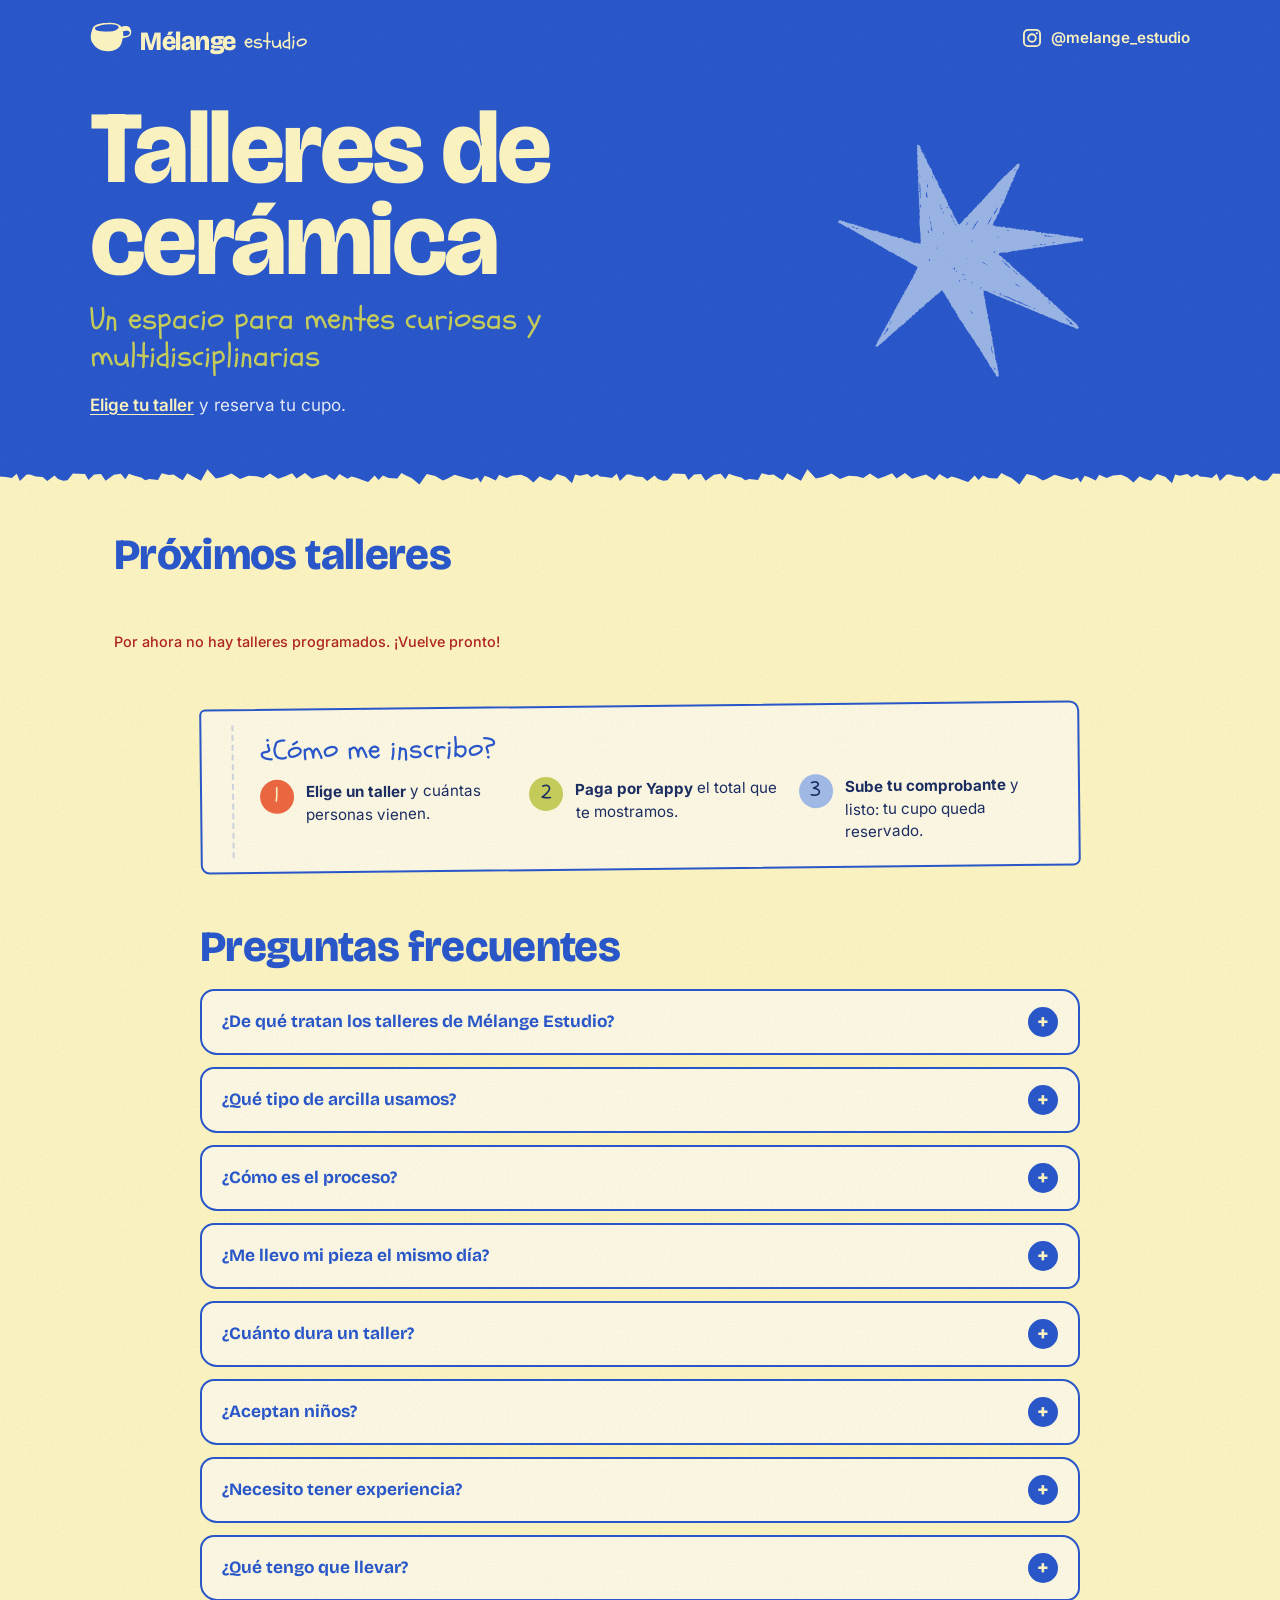
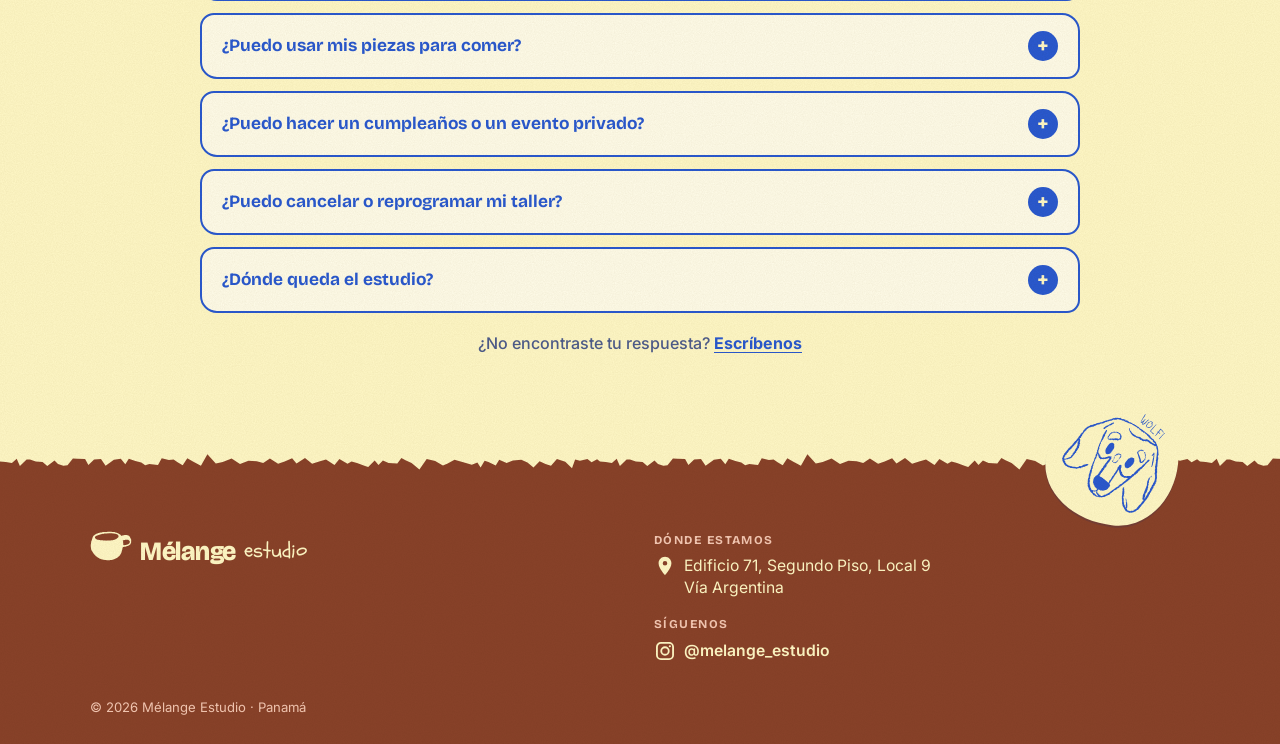
<file: index.html>
<!DOCTYPE html>
<html lang="es">
<head>
  <meta charset="UTF-8">
  <meta name="viewport" content="width=device-width, initial-scale=1">
  <meta http-equiv="Content-Security-Policy" content="default-src 'none'; script-src 'self'; style-src 'self' 'unsafe-inline'; img-src 'self' data:; font-src 'self'; connect-src https://script.google.com https://script.googleusercontent.com; base-uri 'none'; form-action 'none'">
  <meta name="referrer" content="no-referrer">
  <title>Mélange Estudio · Talleres de cerámica</title>
  <meta name="description" content="Talleres de cerámica en Mélange Estudio, Vía Argentina. Mira el calendario, reserva tu cupo y paga por Yappy.">
  <meta name="theme-color" content="#2A59D1">
  <link rel="icon" href="img/marca/tacita.svg" type="image/svg+xml">
  <link rel="preload" href="fonts/bricolage.woff2" as="font" type="font/woff2" crossorigin>
  <link rel="preload" href="fonts/schoolbell.woff2" as="font" type="font/woff2" crossorigin>
  <link rel="stylesheet" href="css/styles.css?v=19">
</head>
<body>
  <!-- Íconos reutilizables -->
  <svg width="0" height="0" style="position:absolute" aria-hidden="true" focusable="false">
    <symbol id="ico-pin" viewBox="0 0 24 24">
      <path d="M12 2C8.13 2 5 5.13 5 9c0 5.25 7 13 7 13s7-7.75 7-13c0-3.87-3.13-7-7-7zm0 9.5a2.5 2.5 0 1 1 0-5 2.5 2.5 0 0 1 0 5z"/>
    </symbol>
    <symbol id="ico-ig" viewBox="0 0 24 24">
      <path fill="none" stroke="currentColor" stroke-width="2" stroke-linecap="round" d="M7.5 3.2h9a4.3 4.3 0 0 1 4.3 4.3v9a4.3 4.3 0 0 1-4.3 4.3h-9a4.3 4.3 0 0 1-4.3-4.3v-9a4.3 4.3 0 0 1 4.3-4.3z"/>
      <circle cx="12" cy="12" r="4.1" fill="none" stroke="currentColor" stroke-width="2"/>
      <circle cx="17.3" cy="6.8" r="1.2" fill="currentColor"/>
    </symbol>
  </svg>

  <header class="hero">
    <nav class="hero-top">
      <a class="marca" href="./" aria-label="Mélange Estudio, inicio">
        <img class="marca-tacita" src="img/marca/tacita-luz.svg" alt="" width="46" height="32">
        <span class="marca-nombre">Mélange</span>
        <span class="marca-estudio">estudio</span>
      </a>
      <a class="hero-ig" href="https://www.instagram.com/melange_estudio/" target="_blank" rel="noopener noreferrer">
        <svg aria-hidden="true"><use href="#ico-ig"/></svg><span>@melange_estudio</span>
      </a>
    </nav>

    <div class="hero-cuerpo">
      <div class="hero-texto">
        <h1>Talleres de<br>cerámica</h1>
        <p class="hero-mano">Un espacio para mentes curiosas y multidisciplinarias</p>
        <p class="lead"><a class="lead-link" href="#talleres">Elige tu taller</a> y reserva tu cupo.</p>
      </div>
      <div class="hero-collage" aria-hidden="true">
        <img class="c-estrella" src="img/marca/estrella.svg" alt="">
      </div>
    </div>
  </header>

  <main class="wrap" id="talleres">
    <section class="opciones" id="opciones" aria-label="Más formas de venir" hidden>
      <button type="button" class="opcion opcion-mie" id="op-miercoles" hidden>
        <span class="opcion-mano">todos los miércoles</span>
        <span class="opcion-titulo">Talleres de miércoles</span>
        <span class="opcion-texto">Modelado o pintura, elige tu fecha entre los próximos miércoles.</span>
        <span class="opcion-cta">Ver fechas <span aria-hidden="true">→</span></span>
      </button>
      <button type="button" class="opcion opcion-priv" id="op-privado" hidden>
        <span class="opcion-mano">para tu grupo</span>
        <span class="opcion-titulo">Taller privado o evento especial</span>
        <span class="opcion-texto">Cumpleaños, despedidas, equipos: pide la fecha que prefieras y te confirmamos.</span>
        <span class="opcion-cta">Solicitar fecha <span aria-hidden="true">→</span></span>
      </button>
    </section>

    <div class="seccion-head">
      <h2 class="section-title">Próximos talleres</h2>
      <div class="vista-toggle" id="vista-toggle" role="group" aria-label="Cambiar vista" hidden>
        <button type="button" class="toggle-btn activo" data-vista="lista" aria-pressed="true">Lista</button>
        <button type="button" class="toggle-btn" data-vista="calendario" aria-pressed="false">Calendario</button>
      </div>
    </div>
    <div id="estado" class="estado" role="status">Cargando talleres…</div>
    <div id="lista"></div>
    <div id="calendario" class="calendario" hidden></div>

    <section class="pasos" aria-labelledby="pasos-titulo">
      <h2 id="pasos-titulo" class="pasos-titulo">¿Cómo me inscribo?</h2>
      <ol>
        <li><span class="paso-n">1</span><p><strong>Elige un taller</strong> y cuántas personas vienen.</p></li>
        <li><span class="paso-n">2</span><p><strong>Paga por Yappy</strong> el total que te mostramos.</p></li>
        <li><span class="paso-n">3</span><p><strong>Sube tu comprobante</strong> y listo: tu cupo queda reservado.</p></li>
      </ol>
    </section>

    <section class="faq" aria-labelledby="faq-titulo">
      <h2 id="faq-titulo" class="section-title">Preguntas frecuentes</h2>
      <div class="faq-lista">
        <details class="faq-item">
          <summary>¿De qué tratan los talleres de Mélange Estudio?</summary>
          <div class="faq-resp"><p>Mélange es un estudio de arte enfocado principalmente en la cerámica. Es un lugar para conocer la arcilla, ensuciarte las manos y experimentar sin presión. Puedes crear una pieza desde cero o pintar una ya lista, y llevarte algo hecho por ti.</p></div>
        </details>
        <details class="faq-item">
          <summary>¿Qué tipo de arcilla usamos?</summary>
          <div class="faq-resp"><p>Trabajamos con diferentes pastas cerámicas, un material vivo que pide paciencia. Cada pieza se hornea dos veces en hornos especiales para cerámica: primero el horneado principal, que le da firmeza, y después el horneado del glaze o vidriado, que le da color y brillo.</p></div>
        </details>
        <details class="faq-item">
          <summary>¿Cómo es el proceso?</summary>
          <div class="faq-resp"><p><strong>Taller de modelado:</strong> te damos arcilla cruda y creas tu pieza desde cero, a tu manera. Después la pintas.</p><p><strong>Taller de pintura:</strong> te damos una pieza ya horneada, como un lienzo en blanco, y solo te toca pintarla.</p><p>En ambos casos, tu pieza se queda en el estudio para su horneado.</p></div>
        </details>
        <details class="faq-item">
          <summary>¿Me llevo mi pieza el mismo día?</summary>
          <div class="faq-resp"><p>No, y es parte de la magia. Al terminar el taller, tu pieza se queda en el estudio para secarse, hornearse y prepararse con cuidado. Esto toma de 2 a 3 semanas. Cuando esté lista, te escribimos para que pases a retirarla.</p></div>
        </details>
        <details class="faq-item">
          <summary>¿Cuánto dura un taller?</summary>
          <div class="faq-resp"><p>El taller de modelado dura hasta 3 horas y el de pintura, hasta 2.</p></div>
        </details>
        <details class="faq-item">
          <summary>¿Aceptan niños?</summary>
          <div class="faq-resp"><p>¡Sí! La edad mínima es de 11 años en adelante.</p></div>
        </details>
        <details class="faq-item">
          <summary>¿Necesito tener experiencia?</summary>
          <div class="faq-resp"><p>¡Para nada! La idea es que vengas a conocer el material y a divertirte. Quizás te quede gustando :D</p></div>
        </details>
        <details class="faq-item">
          <summary>¿Qué tengo que llevar?</summary>
          <div class="faq-resp"><p>Solo tu inspiración. Aquí te damos todos los materiales y herramientas, y la guía para ayudarte a traer tus ideas a la realidad.</p></div>
        </details>
        <details class="faq-item">
          <summary>¿Puedo usar mis piezas para comer?</summary>
          <div class="faq-resp"><p>Sí, tus piezas son aptas para alimentos (food safe): usamos cerámica real y cada pieza se hornea dos veces, por eso quedan resistentes para el día a día.</p><p>Eso sí, no recomendamos usarlas en el microondas.</p></div>
        </details>
        <details class="faq-item">
          <summary>¿Puedo hacer un cumpleaños o un evento privado?</summary>
          <div class="faq-resp"><p>Sí, con la solicitud de taller privado que encuentras arriba, en esta misma página (hasta 16 personas). Puedes traer snacks, boquitas, bebidas y tus propias decoraciones.</p></div>
        </details>
        <details class="faq-item">
          <summary>¿Puedo cancelar o reprogramar mi taller?</summary>
          <div class="faq-resp"><p>Escríbenos directamente al estudio, por ejemplo por Instagram en <a href="https://www.instagram.com/melange_estudio/" target="_blank" rel="noopener noreferrer">@melange_estudio</a>, y lo coordinamos contigo.</p></div>
        </details>
        <details class="faq-item">
          <summary>¿Dónde queda el estudio?</summary>
          <div class="faq-resp"><p>Estamos en el Edificio 71, Vía Argentina, Piso 2, Local 9, frente a Happy Copy. <a href="https://maps.app.goo.gl/aoGrgTdQJbLgUuij9" target="_blank" rel="noopener noreferrer">Ver en Google Maps</a>.</p></div>
        </details>
      </div>
      <p class="faq-mas">¿No encontraste tu respuesta? <button type="button" class="link-dudas" data-contacto>Escríbenos</button></p>
    </section>
  </main>

  <footer class="footer">
    <span class="sticker f-wolfi" aria-hidden="true"><img src="img/marca/wolfi.svg" alt=""></span>
    <div class="footer-grid">
      <div class="footer-marca">
        <span class="marca marca-claro">
          <img class="marca-tacita" src="img/marca/tacita-luz.svg" alt="" width="46" height="32">
          <span class="marca-nombre">Mélange</span>
          <span class="marca-estudio">estudio</span>
        </span>
      </div>
      <div class="footer-datos">
        <p class="footer-etiqueta">Dónde estamos</p>
        <a class="ubicacion" target="_blank" rel="noopener noreferrer" title="Ver en Google Maps"></a>
        <p class="footer-etiqueta">Síguenos</p>
        <a class="ig-link" href="https://www.instagram.com/melange_estudio/" target="_blank" rel="noopener noreferrer">
          <svg aria-hidden="true"><use href="#ico-ig"/></svg><span>@melange_estudio</span>
        </a>
      </div>
    </div>
    <p class="footer-legal">© <span id="anio"></span> Mélange Estudio · Panamá</p>
  </footer>

  <!-- Modal de inscripción -->
  <div id="modal" class="modal" hidden>
    <div class="modal-card" role="dialog" aria-modal="true" aria-labelledby="modal-titulo">
      <button type="button" class="modal-cerrar" id="btn-cerrar" aria-label="Cerrar">&times;</button>

      <div id="vista-form">
        <p class="modal-eyebrow" id="modal-eyebrow">Inscripción</p>
        <h3 id="modal-titulo"></h3>
        <p id="modal-resumen" class="resumen"></p>
        <p class="dudas">¿Tienes dudas? <button type="button" class="link-dudas" data-contacto>Escríbenos</button></p>

        <form id="form" novalidate>
          <div id="bloque-miercoles" hidden>
            <label>Miércoles
              <select id="f-mie-fecha"></select>
            </label>
            <label>Taller
              <select id="f-mie-tipo"></select>
            </label>
            <div id="mie-tipo-info" class="tipo-info"></div>
          </div>
          <label>Nombre completo
            <input type="text" name="nombre" required maxlength="100" autocomplete="name">
          </label>
          <label>Teléfono / WhatsApp
            <input type="tel" name="telefono" required maxlength="30" autocomplete="tel">
          </label>
          <label>Correo electrónico
            <input type="email" name="email" required maxlength="120" autocomplete="email">
          </label>
          <label>Usuario de Instagram <span class="hint">(opcional)</span>
            <input type="text" name="instagram" id="f-ig" maxlength="40" autocomplete="off" autocapitalize="none" spellcheck="false" placeholder="@tuusuario">
          </label>

          <label>Número de personas <span class="hint">(máx. <span id="max-personas"></span>)</span>
            <input type="number" name="personas" id="f-personas" min="1" step="1" value="1" inputmode="numeric" required>
          </label>
          <p class="total-linea" id="total-linea"></p>

          <div class="pago">
            <img src="img/yappy.svg" alt="Yappy" class="yappy-logo">
            <p>Paga <strong id="pago-total"></strong> por <strong>Yappy</strong> al <strong id="yappy-num"></strong> y adjunta aquí tu comprobante.</p>
          </div>

          <label>Comprobante de pago <span class="hint">(foto o PDF, máx. <span id="max-mb"></span> MB)</span>
            <input type="file" name="comprobante" id="comprobante" accept="image/*,application/pdf" required>
          </label>

          <div class="trampa" aria-hidden="true">
            <label>Sitio web <input type="text" name="website" id="f-web" tabindex="-1" autocomplete="off"></label>
          </div>

          <div class="privacidad">
            <p class="privacidad-titulo">¿Cómo cuidamos tus datos?</p>
            <p>Guardamos tu nombre, teléfono, correo y comprobante solo para gestionar tu inscripción y escribirte sobre el taller. Esta información se guarda cifrada en Google y la ve únicamente el equipo de Mélange Estudio; no la vendemos ni la compartimos con otras empresas.</p>
          </div>

          <p id="form-error" class="error" role="alert" hidden></p>
          <button type="submit" id="btn-enviar" class="btn">Confirmar inscripción</button>
          <button type="button" id="btn-cancelar" class="btn-cancelar">Cancelar</button>
        </form>
      </div>

      <div id="vista-ok" hidden>
        <span class="sticker ok-mochi" aria-hidden="true"><img src="img/marca/mochi.svg" alt=""></span>
        <h3 class="ok-titulo">¡Te esperamos!</h3>
        <p id="ok-detalle"></p>
        <p id="ok-resumen" class="ok-resumen"></p>
        <a class="ubicacion ubicacion-ok" target="_blank" rel="noopener noreferrer" title="Ver en Google Maps"></a>
        <p>Revisaremos tu comprobante y nos pondremos en contacto contigo si hace falta algo.</p>
        <button type="button" class="btn" id="btn-ok">Listo</button>
      </div>
    </div>
  </div>

  <!-- Modal de solicitud de taller privado -->
  <div id="modal-privado" class="modal" hidden>
    <div class="modal-card" role="dialog" aria-modal="true" aria-labelledby="priv-titulo">
      <button type="button" class="modal-cerrar" id="priv-cerrar" aria-label="Cerrar">&times;</button>

      <div id="priv-form-vista">
        <p class="modal-eyebrow">Taller privado o evento especial</p>
        <h3 id="priv-titulo">Pide tu fecha</h3>
        <p class="resumen">Cuéntanos qué tienes en mente. Revisamos tu solicitud y te escribimos para confirmar; todavía no es una reserva.</p>
        <p class="dudas">¿Tienes dudas? <button type="button" class="link-dudas" data-contacto>Escríbenos</button></p>

        <form id="priv-form" novalidate>
          <p class="nota-privado" id="priv-nota"></p>
          <label>Tipo de taller
            <select name="tipo" id="priv-tipo"></select>
          </label>
          <div id="priv-tipo-info" class="tipo-info"></div>

          <div class="campo-cal">
            <span class="campo-cal-label">Fecha</span>
            <div class="mini-cal" id="priv-cal"></div>
            <p class="fecha-elegida" id="priv-fecha-txt">Elige un día disponible</p>
          </div>

          <label>Hora de inicio
            <select name="hora" id="priv-hora" disabled></select>
          </label>
          <p class="hint hint-hora" id="priv-hora-hint">Elige primero la fecha para ver los horarios.</p>

          <label>Número de personas <span class="hint">(máx. <span id="priv-max"></span>)</span>
            <input type="number" name="personas" id="priv-personas" min="1" step="1" value="6" inputmode="numeric" required>
          </label>
          <p class="total-linea" id="priv-total"></p>

          <label>Nombre completo
            <input type="text" name="nombre" required maxlength="100" autocomplete="name">
          </label>
          <label>Teléfono / WhatsApp
            <input type="tel" name="telefono" required maxlength="30" autocomplete="tel">
          </label>
          <label>Correo electrónico
            <input type="email" name="email" required maxlength="120" autocomplete="email">
          </label>
          <label>Usuario de Instagram <span class="hint">(opcional)</span>
            <input type="text" name="instagram" id="priv-ig" maxlength="40" autocomplete="off" autocapitalize="none" spellcheck="false" placeholder="@tuusuario">
          </label>
          <label>Notas <span class="hint">(opcional)</span>
            <textarea name="notas" id="priv-notas" rows="3" maxlength="500" placeholder="¿Celebras algo? ¿Alguna idea o necesidad especial?"></textarea>
          </label>

          <div class="trampa" aria-hidden="true">
            <label>Sitio web <input type="text" name="website" id="priv-web" tabindex="-1" autocomplete="off"></label>
          </div>

          <div class="privacidad">
            <p class="privacidad-titulo">¿Cómo cuidamos tus datos?</p>
            <p>Guardamos tu nombre, teléfono y correo solo para responder a tu solicitud y escribirte sobre el taller. Esta información se guarda cifrada en Google y la ve únicamente el equipo de Mélange Estudio; no la vendemos ni la compartimos con otras empresas.</p>
          </div>

          <p id="priv-error" class="error" role="alert" hidden></p>
          <button type="submit" id="priv-enviar" class="btn">Enviar solicitud</button>
          <button type="button" id="priv-cancelar" class="btn-cancelar">Cancelar</button>
        </form>
      </div>

      <div id="priv-ok-vista" hidden>
        <span class="sticker ok-mochi" aria-hidden="true"><img src="img/marca/mochi.svg" alt=""></span>
        <h3 class="ok-titulo">¡Recibimos tu solicitud!</h3>
        <p id="priv-ok-detalle"></p>
        <p class="ok-resumen" id="priv-ok-resumen"></p>
        <p>Te escribiremos al correo que dejaste para confirmar la fecha. Mientras tanto, no necesitas pagar nada.</p>
        <button type="button" class="btn" id="priv-ok-btn">Listo</button>
      </div>
    </div>
  </div>

  <!-- Consulta rápida (no es una inscripción) -->
  <div id="modal-contacto" class="modal" hidden>
    <div class="modal-card" role="dialog" aria-modal="true" aria-labelledby="ct-titulo">
      <button type="button" class="modal-cerrar" id="ct-cerrar" aria-label="Cerrar">&times;</button>

      <div id="ct-form-vista">
        <p class="modal-eyebrow">Consultas</p>
        <h3 id="ct-titulo">¿Tienes dudas? Escríbenos</h3>
        <p class="resumen">Déjanos tu pregunta y te respondemos por correo. Esto no es una inscripción.</p>

        <form id="ct-form" novalidate>
          <label>Nombre
            <input type="text" name="nombre" required maxlength="100" autocomplete="name">
          </label>
          <label>Correo electrónico
            <input type="email" name="email" required maxlength="120" autocomplete="email">
          </label>
          <label>Tu pregunta
            <textarea name="mensaje" rows="5" required maxlength="1000" placeholder="¿Qué te gustaría saber?"></textarea>
          </label>

          <div class="trampa" aria-hidden="true">
            <label>Sitio web <input type="text" name="website" id="ct-web" tabindex="-1" autocomplete="off"></label>
          </div>

          <p id="ct-error" class="error" role="alert" hidden></p>
          <button type="submit" id="ct-enviar" class="btn">Enviar mensaje</button>
          <button type="button" id="ct-cancelar" class="btn-cancelar">Cancelar</button>
        </form>
      </div>

      <div id="ct-ok-vista" hidden>
        <span class="sticker ok-mochi" aria-hidden="true"><img src="img/marca/mochi.svg" alt=""></span>
        <h3 class="ok-titulo">¡Mensaje enviado!</h3>
        <p>Gracias por escribirnos. Te responderemos al correo que dejaste lo antes posible.</p>
        <button type="button" class="btn" id="ct-ok-btn">Listo</button>
      </div>
    </div>
  </div>

  <script src="js/config.js?v=19"></script>
  <script src="js/common.js?v=19"></script>
  <script src="js/app.js?v=19"></script>
  <script src="js/privado.js?v=19"></script>
  <script src="js/contacto.js?v=19"></script>
</body>
</html>
</file>
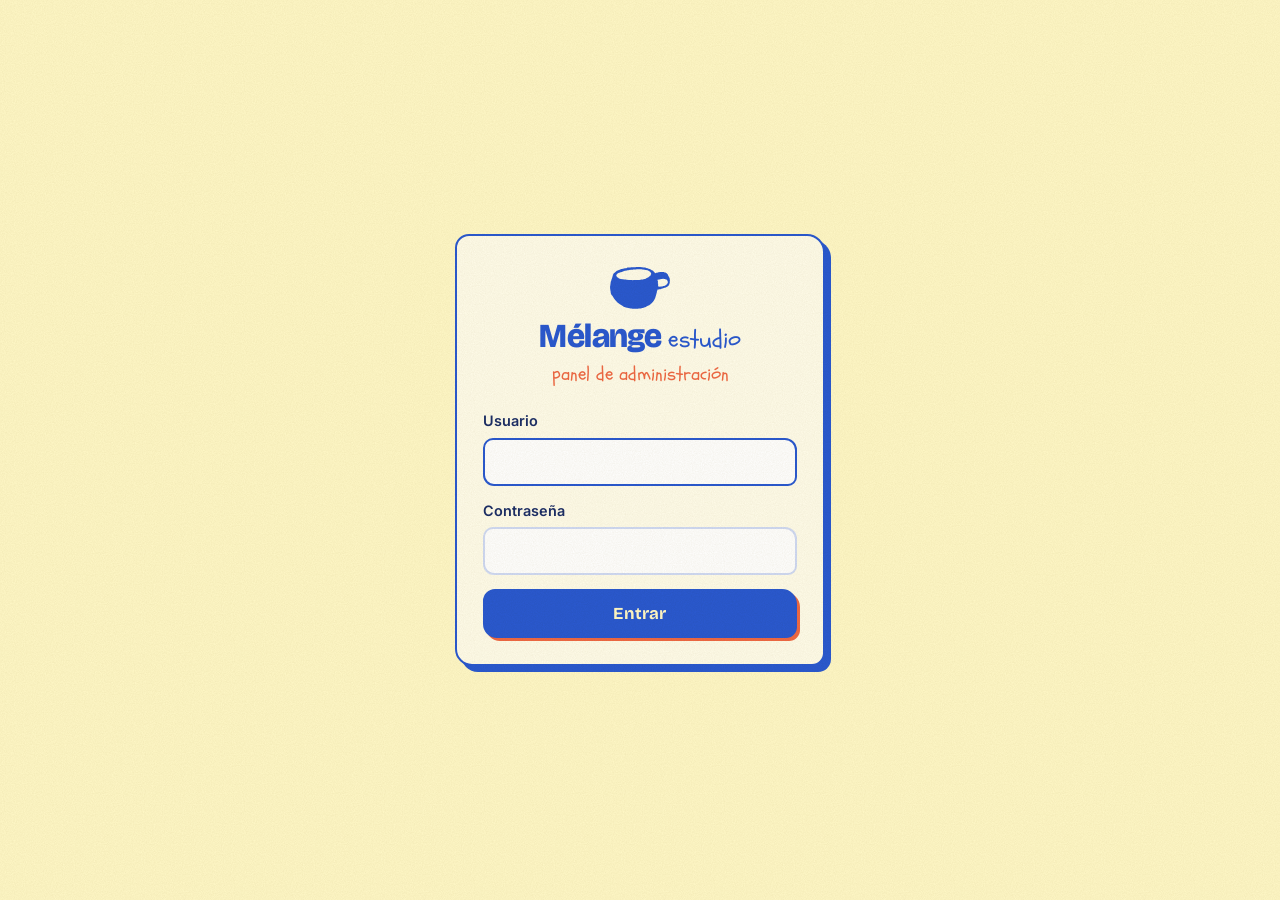
<file: admin.html>
<!DOCTYPE html>
<html lang="es">
<head>
  <meta charset="UTF-8">
  <meta name="viewport" content="width=device-width, initial-scale=1">
  <meta name="robots" content="noindex, nofollow">
  <meta http-equiv="Content-Security-Policy" content="default-src 'none'; script-src 'self'; style-src 'self' 'unsafe-inline'; img-src 'self' data:; font-src 'self'; connect-src https://script.google.com https://script.googleusercontent.com; base-uri 'none'; form-action 'none'">
  <meta name="referrer" content="no-referrer">
  <title>Panel · Mélange Estudio</title>
  <meta name="theme-color" content="#2A59D1">
  <link rel="icon" href="img/marca/tacita.svg" type="image/svg+xml">
  <link rel="stylesheet" href="css/styles.css?v=19">
  <link rel="stylesheet" href="css/admin.css?v=19">
</head>
<body class="admin">

  <!-- Login -->
  <main id="vista-login" class="login-wrap" hidden>
    <form id="form-login" class="login-card" novalidate>
      <img class="login-tacita" src="img/marca/tacita.svg" alt="" width="64" height="45">
      <h1>Mélange <span>estudio</span></h1>
      <p class="login-mano">panel de administración</p>
      <label id="lbl-user">Usuario
        <input type="text" id="login-user" autocomplete="username" autocapitalize="none" autocorrect="off" spellcheck="false" maxlength="40" required>
      </label>
      <label id="lbl-pass">Contraseña
        <input type="password" id="login-pass" autocomplete="current-password" required>
      </label>
      <label id="lbl-code" hidden>Código de tu app autenticadora
        <input type="text" id="login-code" inputmode="numeric" pattern="[0-9 ]*" maxlength="7" autocomplete="one-time-code" placeholder="123 456">
      </label>
      <p id="login-error" class="error" role="alert" hidden></p>
      <button type="submit" id="btn-login" class="btn">Entrar</button>
      <button type="button" id="btn-login-volver" class="btn-link" hidden>Volver</button>
    </form>
  </main>

  <!-- Panel -->
  <div id="vista-panel" hidden>
    <header class="admin-top">
      <span class="marca">
        <img class="marca-tacita" src="img/marca/tacita-luz.svg" alt="" width="46" height="32">
        <span class="marca-nombre">Mélange</span>
        <span class="marca-estudio">panel</span>
      </span>
      <div class="admin-top-acc">
        <span class="admin-usuario" id="admin-usuario" hidden></span>
        <button type="button" class="btn-link" id="btn-reload" title="Volver a cargar los datos">↻ Actualizar</button>
        <button type="button" class="btn-link" id="btn-salir">Cerrar sesión</button>
      </div>
    </header>

    <main class="wrap">
      <nav class="tabs" role="tablist">
        <button type="button" class="tab activo" data-tab="actividades" role="tab">Actividades</button>
        <button type="button" class="tab" data-tab="inscritos" role="tab">Inscritos</button>
        <button type="button" class="tab" data-tab="finanzas" role="tab">Finanzas</button>
        <button type="button" class="tab" data-tab="solicitudes" role="tab">Solicitudes privadas <span class="contador" id="cont-sol" hidden></span></button>
      </nav>

      <div id="estado" class="estado" role="status" hidden></div>

      <!-- Actividades -->
      <section id="tab-actividades">
        <div class="barra">
          <button type="button" class="btn" id="btn-nueva">+ Nueva actividad</button>
          <label class="check"><input type="checkbox" id="chk-pasadas"> Mostrar pasadas</label>
        </div>
        <div class="tabla-wrap">
          <table class="tabla" id="tabla-actividades">
            <thead>
              <tr><th>Fecha</th><th>Taller</th><th>Cupos</th><th>Precio</th><th></th></tr>
            </thead>
            <tbody></tbody>
          </table>
        </div>
      </section>

      <!-- Inscritos -->
      <section id="tab-inscritos" hidden>
        <div class="barra">
          <label class="select-label">Actividad
            <select id="sel-actividad"></select>
          </label>
          <button type="button" class="btn" id="btn-agregar-insc">+ Agregar inscrito</button>
        </div>
        <p id="resumen-inscritos" class="resumen"></p>
        <div class="tabla-wrap">
          <table class="tabla" id="tabla-inscritos">
            <thead>
              <tr><th>Nombre</th><th>Personas</th><th>Total</th><th>Teléfono</th><th>Correo</th><th>Inscrito</th><th>Pago</th><th>Comprobante</th><th></th></tr>
            </thead>
            <tbody></tbody>
          </table>
        </div>
      </section>

      <!-- Finanzas -->
      <section id="tab-finanzas" hidden>
        <div class="barra">
          <label class="select-label">Año
            <select id="fin-anio"></select>
          </label>
        </div>
        <div class="fin-resumen" id="fin-resumen"></div>
        <div class="fin-grafica-wrap">
          <div class="fin-leyenda"><span><i class="lg lg-rec"></i> Recaudado</span><span><i class="lg lg-cob"></i> Por cobrar</span></div>
          <div id="fin-grafica" role="img" aria-label="Gráfica de ingresos por mes"></div>
        </div>
        <p class="hint fin-nota">Recaudado: inscripciones marcadas como pagadas. Por cobrar: pendientes o sin marcar. Los meses se cuentan por la fecha del taller.</p>
        <div class="tabla-wrap">
          <table class="tabla" id="tabla-finanzas">
            <thead>
              <tr><th>Mes</th><th>Inscripciones</th><th>Personas</th><th>Modelado</th><th>Pintura de taza</th><th>Pintura de tile</th><th>Otros</th><th>Recaudado</th><th>Por cobrar</th></tr>
            </thead>
            <tbody></tbody>
          </table>
        </div>
      </section>

      <!-- Solicitudes de taller privado -->
      <section id="tab-solicitudes" hidden>
        <div class="barra">
          <label class="check"><input type="checkbox" id="chk-resueltas"> Mostrar aprobadas y rechazadas</label>
        </div>
        <div class="tabla-wrap">
          <table class="tabla" id="tabla-solicitudes">
            <thead>
              <tr><th>Taller solicitado</th><th>Personas</th><th>Contacto</th><th>Notas</th><th>Estado</th><th></th></tr>
            </thead>
            <tbody></tbody>
          </table>
        </div>
      </section>
    </main>
  </div>

  <!-- Modal crear / editar actividad -->
  <div id="modal" class="modal" hidden>
    <div class="modal-card" role="dialog" aria-modal="true" aria-labelledby="modal-titulo">
      <button type="button" class="modal-cerrar" id="btn-cerrar" aria-label="Cerrar">&times;</button>
      <h3 id="modal-titulo">Nueva actividad</h3>

      <form id="form-act" novalidate>
        <label>Tipo de taller
          <select name="tipo" id="f-tipo" required></select>
        </label>
        <label id="f-titulo-wrap" hidden>Nombre del taller <small>(es lo que verá el cliente)</small>
          <input type="text" name="titulo" id="f-titulo" maxlength="60" placeholder="Ej.: Taller de llaveritos">
        </label>
        <div class="fila-2">
          <label>Fecha
            <input type="date" name="fecha" id="f-fecha" required>
          </label>
          <label>Hora
            <input type="time" name="hora" id="f-hora" required>
          </label>
        </div>
        <div class="fila-2">
          <label>Cupos totales
            <input type="number" name="cupos" id="f-cupos" min="1" step="1" required>
          </label>
          <label>Precio por persona
            <input type="number" name="precio" id="f-precio" min="0" step="0.01" required>
          </label>
        </div>
        <label>Descripción
          <textarea name="descripcion" id="f-desc" rows="3" maxlength="400"></textarea>
        </label>
        <p class="hint" id="f-nombre-interno"></p>

        <p id="form-error" class="error" role="alert" hidden></p>
        <button type="submit" id="btn-guardar" class="btn">Guardar</button>
      </form>
    </div>
  </div>

  <!-- Modal eliminar inscripción (total o parcial) -->
  <div id="modal-elim" class="modal" hidden>
    <div class="modal-card" role="dialog" aria-modal="true" aria-labelledby="elim-titulo">
      <button type="button" class="modal-cerrar" id="btn-elim-cerrar" aria-label="Cerrar">&times;</button>
      <h3 id="elim-titulo">Eliminar inscripción</h3>
      <p id="elim-detalle" class="resumen"></p>
      <form id="form-elim" novalidate>
        <label id="elim-cantidad-wrap">¿Cuántas personas eliminar?
          <input type="number" id="elim-cantidad" min="1" step="1" inputmode="numeric" required>
        </label>
        <p class="hint" id="elim-hint"></p>
        <p id="elim-error" class="error" role="alert" hidden></p>
        <div class="botones-fila">
          <button type="button" class="btn-sec" id="btn-elim-cancelar">Cancelar</button>
          <button type="submit" class="btn btn-peligro" id="btn-elim-ok">Eliminar</button>
        </div>
      </form>
    </div>
  </div>

  <!-- Modal agregar inscrito manualmente -->
  <div id="modal-manual" class="modal" hidden>
    <div class="modal-card" role="dialog" aria-modal="true" aria-labelledby="manual-titulo">
      <button type="button" class="modal-cerrar" id="btn-manual-cerrar" aria-label="Cerrar">&times;</button>
      <h3 id="manual-titulo">Agregar inscrito</h3>
      <p id="manual-detalle" class="resumen"></p>
      <form id="form-manual" novalidate>
        <label>Nombre
          <input type="text" id="m-nombre" maxlength="100" autocomplete="off" required>
        </label>
        <div class="fila-2">
          <label>Teléfono <span class="hint">(opcional)</span>
            <input type="tel" id="m-telefono" maxlength="30" autocomplete="off" inputmode="tel">
          </label>
          <label>Correo <span class="hint">(opcional)</span>
            <input type="email" id="m-email" maxlength="120" autocomplete="off">
          </label>
        </div>
        <label>Usuario de Instagram <span class="hint">(opcional)</span>
          <input type="text" id="m-instagram" maxlength="40" autocomplete="off" autocapitalize="none" placeholder="@usuario">
        </label>
        <div id="m-extra">
          <label>Número de personas
            <input type="number" id="m-personas" min="1" step="1" value="1" inputmode="numeric" required>
          </label>
          <label>¿Ya pagó?
            <select id="m-pagado">
              <option value="no">No, pendiente</option>
              <option value="si">Sí, ya pagó</option>
            </select>
          </label>
          <label class="check check-correo">
            <input type="checkbox" id="m-enviar" disabled>
            <span>Enviarle correo de confirmación <span class="hint" id="m-enviar-hint">(escribe su correo arriba)</span></span>
          </label>
        </div>
        <p class="hint" id="manual-hint"></p>
        <p id="manual-error" class="error" role="alert" hidden></p>
        <button type="submit" id="btn-manual-ok" class="btn">Agregar</button>
      </form>
    </div>
  </div>

  <!-- Modal: avisar que las piezas están listas -->
  <div id="modal-retiro" class="modal" hidden>
    <div class="modal-card" role="dialog" aria-modal="true" aria-labelledby="retiro-titulo">
      <button type="button" class="modal-cerrar" id="btn-retiro-cerrar" aria-label="Cerrar">&times;</button>
      <h3 id="retiro-titulo">Piezas listas</h3>
      <p id="retiro-detalle" class="resumen"></p>
      <form id="form-retiro" novalidate>
        <div id="retiro-lista" class="retiro-lista"></div>
        <label>Mensaje para agregar <span class="hint">(opcional)</span>
          <textarea id="retiro-texto" rows="3" maxlength="500" placeholder="Ej.: Estamos de lunes a viernes de 2 a 6 p. m."></textarea>
        </label>
        <p class="hint">Cada persona recibe su propio correo: sus piezas están listas, se retiran en el taller y el delivery se coordina con costo adicional.</p>
        <p id="retiro-error" class="error" role="alert" hidden></p>
        <div class="botones-fila">
          <button type="button" class="btn-sec" id="btn-retiro-cancelar">Cancelar</button>
          <button type="submit" class="btn" id="btn-retiro-ok">Enviar</button>
        </div>
      </form>
    </div>
  </div>

  <!-- Modal aprobar / rechazar solicitud de taller privado -->
  <div id="modal-sol" class="modal" hidden>
    <div class="modal-card" role="dialog" aria-modal="true" aria-labelledby="sol-titulo">
      <button type="button" class="modal-cerrar" id="btn-sol-cerrar" aria-label="Cerrar">&times;</button>
      <h3 id="sol-titulo">Aprobar solicitud</h3>
      <p id="sol-detalle" class="resumen"></p>
      <form id="form-sol" novalidate>
        <label id="sol-label">Mensaje para el cliente <span class="hint">(opcional)</span>
          <textarea id="sol-texto" rows="3" maxlength="500"></textarea>
        </label>
        <p class="hint" id="sol-hint"></p>
        <p id="sol-error" class="error" role="alert" hidden></p>
        <div class="botones-fila">
          <button type="button" class="btn-sec" id="btn-sol-cancelar">Cancelar</button>
          <button type="submit" class="btn" id="btn-sol-ok">Aprobar</button>
        </div>
      </form>
    </div>
  </div>

  <div id="toast" class="toast" role="status" hidden></div>

  <script src="js/config.js?v=19"></script>
  <script src="js/common.js?v=19"></script>
  <script src="js/admin.js?v=19"></script>
</body>
</html>
</file>
<file: css/styles.css>
/* =========================================================
   Mélange Estudio — estilos del sitio
   Paleta y elementos según el manual de marca (Casa Once, 2025)
   ========================================================= */

@font-face {
  font-family: 'Bricolage Grotesque';
  src: url('../fonts/bricolage.woff2') format('woff2');
  font-weight: 200 800;
  font-display: swap;
}
@font-face {
  font-family: 'Inter';
  src: url('../fonts/inter.woff2') format('woff2');
  font-weight: 100 900;
  font-display: swap;
}
@font-face {
  font-family: 'Schoolbell';
  src: url('../fonts/schoolbell.woff2') format('woff2');
  font-weight: 400;
  font-display: swap;
}

:root {
  /* Paleta oficial */
  --azurita: #2A59D1;
  --fuego: #EF6943;
  --liquen: #C9D15E;
  --terracota: #894229;
  --mochi: #A3BEEF;
  --luz: #FFF8C7;

  /* Derivados para la interfaz */
  --azurita-osc: #1E44A8;
  --tinta: #1C2E66;          /* texto largo: azurita profundo, legible sobre luz */
  --suave: #4E5C8C;
  --papel: #FFFCEA;          /* tarjetas y campos, un punto más claro que luz */
  --linea: rgba(42, 89, 209, .22);
  --ok: #3F6E2A;
  --err: #B3261E;

  --t-titulo: 'Bricolage Grotesque', 'Arial Narrow', Arial, sans-serif;
  --t-mano: 'Schoolbell', 'Comic Sans MS', cursive;
  --t-texto: 'Inter', Arial, sans-serif;

  /* esquinas un poco irregulares: hecho a mano, no de plantilla */
  --radio: 14px 18px 13px 17px;
  --radio-btn: 12px 15px 11px 14px;

  /* alias que usa el panel admin */
  --arcilla: var(--azurita);
  --arcilla-osc: var(--azurita-osc);
  --crema: var(--luz);
}

* { box-sizing: border-box; }
html { -webkit-text-size-adjust: 100%; scroll-behavior: smooth; }
body {
  margin: 0;
  font-family: var(--t-texto);
  background: var(--luz);
  color: var(--tinta);
  line-height: 1.5;
  position: relative;
}
/* Grano de papel sobre todo el sitio (manual: "sensación de papel") */
body::before {
  content: '';
  position: absolute; inset: 0;
  pointer-events: none; z-index: 100;
  opacity: .32;
  mix-blend-mode: multiply;
  background-image: url("data:image/svg+xml,%3Csvg xmlns='http://www.w3.org/2000/svg' width='240' height='240'%3E%3Cfilter id='n'%3E%3CfeTurbulence type='fractalNoise' baseFrequency='.9' numOctaves='3' stitchTiles='stitch'/%3E%3CfeColorMatrix values='0 0 0 0 .45 0 0 0 0 .38 0 0 0 0 .2 0 0 0 .5 0'/%3E%3C/filter%3E%3Crect width='100%25' height='100%25' filter='url(%23n)'/%3E%3C/svg%3E");
}
img { max-width: 100%; }
a { color: var(--azurita); }
:focus-visible { outline: 3px solid var(--fuego); outline-offset: 2px; }

/* ---------- Marca (tacita + Mélange + estudio) ---------- */
.marca {
  display: inline-flex; align-items: flex-end; gap: 8px;
  color: var(--luz); text-decoration: none; line-height: 1;
}
.marca-tacita { width: 42px; height: auto; display: block; margin-bottom: 3px; }
.marca-nombre {
  font-family: var(--t-titulo); font-weight: 800; font-size: 1.65rem;
  font-variation-settings: 'opsz' 96; letter-spacing: -.01em;
}
.marca-estudio { font-family: var(--t-mano); font-size: 1.3rem; margin-bottom: 2px; }

/* ---------- Hero ---------- */
.hero {
  position: relative;
  background: var(--azurita);
  color: var(--luz);
  padding: 22px 24px 72px;
  overflow: hidden;
}
/* Borde de papel rasgado */
.hero::after {
  content: '';
  position: absolute; left: 0; right: 0; bottom: -1px; height: 26px;
  background: url('../img/marca/borde.svg') repeat-x left bottom / 600px 26px;
}
.hero-top {
  max-width: 1100px; margin: 0 auto;
  display: flex; justify-content: space-between; align-items: center; gap: 16px;
}
.hero-ig {
  display: inline-flex; align-items: center; gap: 8px;
  color: var(--luz); text-decoration: none; font-weight: 600; font-size: .95rem;
}
.hero-ig svg { width: 22px; height: 22px; }
.hero-ig:hover span { text-decoration: underline; text-underline-offset: 3px; }

.hero-cuerpo {
  max-width: 1100px; margin: 0 auto;
  display: grid; grid-template-columns: 1.15fr .85fr; align-items: center; gap: 24px;
  padding-top: 48px;
}
.hero h1 {
  margin: 0;
  font-family: var(--t-titulo); font-weight: 800;
  font-variation-settings: 'opsz' 96;
  font-size: clamp(3rem, 8.4vw, 6.4rem);
  line-height: .9; letter-spacing: -.025em;
}
.hero-mano {
  margin: 14px 0 0; max-width: 480px;
  font-family: var(--t-mano); font-size: clamp(1.4rem, 3vw, 2rem);
  color: var(--liquen); line-height: 1.15;
}
.lead { margin: 18px 0 0; max-width: 430px; font-size: 1.06rem; color: #E9EEFF; }
.hero-flecha {
  display: inline-block; margin-top: 22px;
  font-family: var(--t-mano); font-size: 1.35rem; color: var(--luz); text-decoration: none;
}
.hero-flecha span { display: inline-block; transition: transform .2s; }
.hero-flecha:hover span { transform: translateY(4px); }

.hero-collage { display: flex; justify-content: center; align-items: center; }
.hero-collage img { display: block; }
.c-estrella { width: 250px; opacity: .95; }

/* Sticker: ilustración sobre un recorte color luz */
.sticker {
  display: inline-grid; place-items: center;
  background: var(--luz);
  border-radius: 47% 53% 44% 56% / 55% 47% 53% 45%;
  box-shadow: 0 2px 0 rgba(28, 46, 102, .18);
}
.sticker img { display: block; width: 78%; height: auto; position: static; }

/* ---------- Contenido ---------- */
.wrap { max-width: 1100px; margin: 0 auto; padding: 18px 24px 72px; }

.seccion-head {
  display: flex; justify-content: space-between; align-items: flex-end;
  flex-wrap: wrap; gap: 14px; margin: 26px 0 26px;
}
.section-title {
  margin: 0;
  font-family: var(--t-titulo); font-weight: 800; font-variation-settings: 'opsz' 72;
  font-size: clamp(1.9rem, 4.4vw, 2.7rem); line-height: 1; color: var(--azurita);
  letter-spacing: -.015em;
}
.section-mano {
  display: inline-block; margin-left: 6px;
  font-family: var(--t-mano); font-weight: 400; font-size: .52em; color: var(--fuego);
  letter-spacing: 0; transform: rotate(-4deg) translateY(-6px);
}
.estado { color: var(--suave); padding: 28px 0; font-size: 1.02rem; }
.estado.error { color: var(--err); }

.vista-toggle {
  display: inline-flex; padding: 3px; gap: 2px;
  border: 2px solid var(--azurita); border-radius: 999px; background: var(--papel);
}
.toggle-btn {
  border: 0; background: transparent; font: inherit; font-weight: 600; font-size: .9rem;
  padding: 7px 16px; border-radius: 999px; color: var(--azurita); cursor: pointer;
}
.toggle-btn.activo { background: var(--azurita); color: var(--luz); }

/* Mes */
.mes { margin-bottom: 44px; }
.mes-titulo {
  display: inline-block; position: relative;
  margin: 0 0 22px; padding-bottom: 6px;
  font-family: var(--t-mano); font-weight: 400; font-size: 2rem; line-height: 1;
  color: var(--terracota);
}
.mes-titulo::after {
  content: ''; position: absolute; left: -4px; right: -10px; bottom: -8px; height: 14px;
  background: url('../img/marca/garabato.svg') no-repeat center / 100% 100%;
}

/* Tarjetas */
.grid {
  display: grid; gap: 26px;
  grid-template-columns: repeat(auto-fill, minmax(290px, 1fr));
}
.card {
  --cat: var(--liquen);
  position: relative;
  display: flex; flex-direction: column;
  background: var(--papel);
  border: 2px solid var(--azurita);
  border-radius: var(--radio);
  overflow: hidden;
  transition: transform .18s ease;
}
.card.cat-modelado { --cat: var(--liquen); }
.card.cat-pintura  { --cat: var(--azurita); }
.card.cat-creativo { --cat: var(--terracota); }

.card-banda {
  position: relative; height: 118px;
  background: var(--cat);
  border-bottom: 2px solid var(--azurita);
}
.card-ilus {
  position: absolute; left: 18px; bottom: -14px;
  height: 118px; width: auto;
  transform: rotate(-5deg);
}

/* Sello de fecha (como matasellos) */
.sello {
  position: absolute; right: 16px; top: 16px;
  width: 78px; height: 78px; border-radius: 50%;
  display: grid; place-content: center; text-align: center; line-height: 1;
  background: var(--luz); color: var(--azurita);
  border: 2px dashed var(--azurita);
  transform: rotate(7deg);
}
.sello-sem { font-family: var(--t-titulo); font-weight: 700; font-size: .7rem; text-transform: uppercase; letter-spacing: .08em; }
.sello-dia { font-family: var(--t-titulo); font-weight: 800; font-variation-settings: 'opsz' 96; font-size: 1.9rem; margin: 1px 0 0; }
.sello-mes { font-family: var(--t-mano); font-size: 1rem; }

.card-cuerpo { display: flex; flex-direction: column; gap: 8px; padding: 24px 20px 20px; flex: 1; }
.card h3 {
  margin: 0;
  font-family: var(--t-titulo); font-weight: 800; font-variation-settings: 'opsz' 60;
  font-size: 1.55rem; line-height: 1.05; color: var(--azurita); letter-spacing: -.01em;
}
.nowrap { white-space: nowrap; }
.fecha { margin: 0; color: var(--tinta); font-weight: 600; font-size: .92rem; }
.desc { margin: 0; color: var(--suave); font-size: .95rem; flex: 1; }
.meta {
  display: flex; justify-content: space-between; align-items: baseline; gap: 10px;
  margin-top: auto; padding-top: 10px; border-top: 2px dotted var(--linea);
}
.precio { font-family: var(--t-titulo); font-weight: 800; font-size: 1.5rem; color: var(--tinta); }
.pp { font-family: var(--t-texto); font-weight: 500; color: var(--suave); font-size: .75rem; }
.cupos { font-family: var(--t-mano); font-size: 1.15rem; color: var(--ok); }
.cupos.pocos { color: var(--fuego); }
.cupos.agotado { color: var(--suave); text-decoration: line-through; }
.card-agotada .card-banda { filter: grayscale(.7); opacity: .75; }
.card .btn { margin-top: 6px; }

@media (hover: hover) {
  .card:hover { transform: translateY(-3px) rotate(-.4deg); }
  .card:nth-child(even):hover { transform: translateY(-3px) rotate(.4deg); }
}

/* Botones */
.btn {
  appearance: none; border: 2px solid var(--azurita);
  background: var(--azurita); color: var(--luz);
  padding: 12px 18px; border-radius: var(--radio-btn);
  font-family: var(--t-titulo); font-weight: 700; font-size: 1.05rem; letter-spacing: .01em;
  cursor: pointer; transition: background .15s, transform .1s, box-shadow .15s;
  box-shadow: 3px 3px 0 var(--fuego);
}
.btn:hover { background: var(--azurita-osc); }
.btn:active { transform: translate(2px, 2px); box-shadow: 1px 1px 0 var(--fuego); }
.btn:disabled {
  background: transparent; color: var(--suave); border-color: var(--linea);
  box-shadow: none; cursor: not-allowed;
}

/* ¿Cómo me inscribo? (nota de papel) */
.pasos {
  position: relative;
  margin: 24px auto 0; max-width: 880px;
  background: var(--papel);
  border: 2px solid var(--azurita);
  border-radius: 6px 10px 7px 9px;
  padding: 26px 28px 22px 58px;
  transform: rotate(-.6deg);
}
/* perforación de libreta, como en el manual */
.pasos::before {
  content: ''; position: absolute; left: 30px; top: 14px; bottom: 14px;
  border-left: 2px dashed var(--linea);
}
.pasos-titulo {
  margin: 0 0 14px;
  font-family: var(--t-mano); font-weight: 400; font-size: 1.8rem; color: var(--azurita); line-height: 1;
}
.pasos ol { list-style: none; margin: 0; padding: 0; display: grid; grid-template-columns: repeat(3, 1fr); gap: 18px; }
.pasos li { display: flex; gap: 12px; align-items: flex-start; }
.pasos p { margin: 2px 0 0; font-size: .95rem; }
.paso-n {
  flex-shrink: 0; width: 34px; height: 34px; border-radius: 50%;
  display: grid; place-items: center;
  background: var(--fuego); color: var(--luz);
  font-family: var(--t-mano); font-size: 1.3rem; line-height: 1;
}
.pasos li:nth-child(2) .paso-n { background: var(--liquen); color: var(--tinta); }
.pasos li:nth-child(3) .paso-n { background: var(--mochi); color: var(--tinta); }

/* ---------- Footer ---------- */
.footer {
  position: relative;
  margin-top: 40px;
  background: var(--terracota); color: var(--luz);
  padding: 56px 24px 26px;
}
.footer::before {
  content: '';
  position: absolute; left: 0; right: 0; top: -25px; height: 26px;
  background: url('../img/marca/borde-terracota.svg') repeat-x left bottom / 600px 26px;
}
.f-wolfi { position: absolute; width: 132px; height: 128px; right: 8%; top: -78px; transform: rotate(6deg); z-index: 1; }
.footer-grid {
  max-width: 1100px; margin: 0 auto;
  display: grid; grid-template-columns: 1fr 1fr; gap: 28px;
}
.marca-claro { color: var(--luz); }
.footer-mano { margin: 12px 0 0; font-family: var(--t-mano); font-size: 1.35rem; color: var(--liquen); }
.footer-etiqueta {
  margin: 0 0 6px; font-family: var(--t-titulo); font-weight: 700; font-size: .75rem;
  text-transform: uppercase; letter-spacing: .12em; color: #F5C9B6;
}
.footer-datos .ubicacion { margin-bottom: 16px; }
.footer .ubicacion, .footer .ig-link { color: var(--luz); }
.footer .pin { fill: var(--luz); }
.footer-legal { max-width: 1100px; margin: 30px auto 0; font-size: .82rem; color: #F5C9B6; }

.ubicacion {
  display: inline-flex; align-items: flex-start; gap: 8px; text-align: left;
  color: var(--tinta); text-decoration: none; font-size: .98rem; line-height: 1.4;
}
.ubicacion:hover span { text-decoration: underline; text-underline-offset: 3px; }
.pin { width: 22px; height: 22px; fill: var(--fuego); flex-shrink: 0; }
.ig-link {
  display: inline-flex; align-items: center; gap: 8px;
  text-decoration: none; font-weight: 600; font-size: .98rem;
}
.ig-link svg { width: 22px; height: 22px; }
.ig-link:hover span { text-decoration: underline; text-underline-offset: 3px; }

/* ---------- Modal ---------- */
.modal {
  position: fixed; inset: 0; z-index: 50;
  background: rgba(28, 46, 102, .55);
  display: flex; align-items: center; justify-content: center;
  padding: 16px;
}
.modal[hidden] { display: none; }
.modal-card {
  position: relative;
  background: var(--papel);
  border: 2px solid var(--azurita);
  border-radius: var(--radio);
  width: 100%; max-width: 470px;
  max-height: 92vh; overflow-y: auto;
  padding: 26px 24px 24px;
  box-shadow: 6px 6px 0 var(--azurita);
}
.modal-eyebrow { margin: 0; font-family: var(--t-mano); font-size: 1.15rem; color: var(--fuego); line-height: 1; }
.modal-card h3 {
  margin: 4px 0 4px; padding-right: 32px;
  font-family: var(--t-titulo); font-weight: 800; font-variation-settings: 'opsz' 60;
  font-size: 1.7rem; line-height: 1.05; color: var(--azurita);
}
.modal-cerrar {
  position: absolute; top: 10px; right: 12px;
  width: 36px; height: 36px; border-radius: 50%;
  background: transparent; border: 2px solid transparent; font-size: 1.7rem; line-height: 1;
  color: var(--azurita); cursor: pointer;
}
.modal-cerrar:hover { border-color: var(--azurita); }
.resumen { margin: 0 0 18px; color: var(--suave); font-size: .93rem; font-weight: 500; }

form label { display: block; font-weight: 600; font-size: .9rem; margin-bottom: 14px; color: var(--tinta); }
form input, form select, form textarea {
  display: block; width: 100%; margin-top: 6px;
  padding: 11px 12px; font: inherit; font-weight: 400; color: var(--tinta);
  border: 2px solid var(--linea); border-radius: 10px 12px 9px 11px; background: #fff;
}
form input:focus, form select:focus, form textarea:focus { outline: none; border-color: var(--azurita); }
form input[type=file] { padding: 9px 10px; background: var(--papel); }
.hint { color: var(--suave); font-weight: 400; }

.total-linea {
  margin: -6px 0 14px; min-height: 1.2em;
  font-family: var(--t-mano); font-size: 1.2rem; color: var(--fuego);
}
.pago {
  position: relative;
  background: var(--luz);
  border: 2px dashed var(--azurita);
  border-radius: 8px 11px 7px 10px;
  padding: 12px 14px; margin-bottom: 16px; font-size: .9rem;
  display: flex; align-items: center; gap: 12px;
}
.pago p { margin: 0; }
.yappy-logo { height: 44px; width: auto; flex-shrink: 0; }
.error { color: var(--err); font-size: .9rem; font-weight: 500; margin: 0 0 12px; }
#form .btn, #vista-ok .btn { width: 100%; }

#vista-ok { text-align: center; }
#vista-ok p { color: var(--suave); }
.ok-mochi { width: 120px; height: 116px; margin: 0 auto 4px; background: var(--liquen); transform: rotate(-5deg); }
.modal-card .ok-titulo {
  font-family: var(--t-mano); font-weight: 400; font-variation-settings: normal;
  font-size: 2.3rem; color: var(--fuego); padding: 0; margin: 4px 0 6px;
}
#vista-ok #ok-detalle { color: var(--tinta); }
#vista-ok .ok-resumen { color: var(--azurita); font-weight: 700; }
.ubicacion-ok {
  justify-content: center; width: 100%;
  background: var(--luz); border: 2px dashed var(--linea); border-radius: 10px;
  padding: 10px 12px; margin: 0 0 14px;
}

[hidden] { display: none !important; }

/* ---------- Calendario ---------- */
.calendario {
  background: var(--papel); border: 2px solid var(--azurita);
  border-radius: var(--radio); padding: 18px;
}
.cal-nav {
  display: flex; justify-content: space-between; align-items: center;
  margin-bottom: 14px;
}
.cal-nav strong {
  font-family: var(--t-mano); font-weight: 400; font-size: 1.8rem; color: var(--terracota); line-height: 1;
}
.cal-btn {
  width: 40px; height: 40px; border-radius: 50%;
  border: 2px solid var(--azurita); background: var(--papel); color: var(--azurita);
  font-size: 1.5rem; line-height: 1; cursor: pointer;
}
.cal-btn:hover:not(:disabled) { background: var(--azurita); color: var(--luz); }
.cal-btn:disabled { opacity: .3; cursor: not-allowed; }
.cal-grid {
  display: grid; grid-template-columns: repeat(7, minmax(0, 1fr));
  border-top: 2px solid var(--linea); border-left: 2px solid var(--linea);
}
.dia-semana {
  text-align: center; padding: 8px 0;
  font-family: var(--t-titulo); font-weight: 700; font-size: .75rem; text-transform: uppercase; letter-spacing: .08em;
  color: var(--azurita);
  border-right: 2px solid var(--linea); border-bottom: 2px solid var(--linea);
}
.dia {
  min-height: 92px; min-width: 0; padding: 5px;
  display: flex; flex-direction: column; gap: 4px;
  border-right: 2px solid var(--linea); border-bottom: 2px solid var(--linea);
}
.dia.vacio { background: repeating-linear-gradient(135deg, transparent 0 7px, rgba(42, 89, 209, .06) 7px 9px); }
.dia.con-taller { background: var(--luz); }
.dia-num { font-family: var(--t-mano); font-size: 1rem; color: var(--suave); line-height: 1; }
.con-taller .dia-num { color: var(--azurita); font-size: 1.15rem; }
.chip {
  --cat: var(--liquen);
  display: block; width: 100%; text-align: left;
  border: 0; border-left: 5px solid var(--cat);
  background: #fff; color: var(--tinta);
  font: inherit; font-size: .74rem; font-weight: 600; padding: 4px 6px; border-radius: 3px 6px 6px 3px;
  cursor: pointer; overflow: hidden; text-overflow: ellipsis; white-space: nowrap;
  box-shadow: 0 1px 0 var(--linea);
}
.chip.cat-modelado { --cat: var(--liquen); }
.chip.cat-pintura { --cat: var(--mochi); }
.chip.cat-creativo { --cat: var(--terracota); }
.chip:hover { background: var(--azurita); color: var(--luz); }
.chip.agotado { opacity: .5; text-decoration: line-through; cursor: not-allowed; }
.chip.agotado:hover { background: #fff; color: var(--tinta); }
.chip-hora { font-weight: 500; opacity: .8; margin-right: 2px; }
.cal-detalle { margin-top: 20px; padding-top: 16px; border-top: 2px dotted var(--linea); }
.cal-detalle-titulo { margin: 0 0 14px; font-family: var(--t-mano); font-weight: 400; font-size: 1.6rem; color: var(--terracota); line-height: 1; }

/* ---------- Responsive ---------- */
@media (max-width: 900px) {
  .hero-cuerpo { grid-template-columns: 1fr; padding-top: 30px; gap: 4px; }
  .hero-cuerpo { position: relative; }
  .hero-collage { position: absolute; top: 34px; right: 4px; }
  .c-estrella { width: 104px; }
  .pasos ol { grid-template-columns: 1fr; gap: 12px; }
}
@media (max-width: 600px) {
  .hero { padding: 16px 16px 60px; }
  .hero-ig span { display: none; }
  .hero-ig svg { width: 26px; height: 26px; }
  .marca-nombre { font-size: 1.45rem; }
  .marca-tacita { width: 36px; }
  .wrap { padding: 8px 16px 60px; }
  .seccion-head { margin: 18px 0 20px; }
  .section-mano { display: block; margin: 6px 0 0; transform: rotate(-3deg); }
  .grid { grid-template-columns: 1fr; gap: 20px; }
  .pasos { padding: 22px 18px 18px 46px; transform: none; }
  .pasos::before { left: 22px; }
  .footer { padding: 52px 16px 22px; }
  .footer-grid { grid-template-columns: 1fr; gap: 22px; }
  .f-wolfi { width: 104px; height: 100px; top: -64px; right: 6%; }
  .modal { padding: 10px; align-items: flex-end; }
  .modal-card { box-shadow: none; max-height: 94vh; }

  .calendario { padding: 12px 8px; }
  .dia { min-height: 54px; padding: 4px 3px; }
  .chip { font-size: 0; height: 8px; padding: 0; border-left-width: 0; background: var(--cat); pointer-events: none; border-radius: 4px; box-shadow: none; }
  .chip-hora { display: none; }
  .dia.con-taller { cursor: pointer; }
  .dia.seleccionado { background: var(--azurita); }
  .dia.seleccionado .dia-num { color: var(--luz); }
}
@media (prefers-reduced-motion: reduce) {
  html { scroll-behavior: auto; }
  .card, .btn, .hero-flecha span { transition: none; }
}

/* ---------- Privacidad y anti-bots ---------- */
.trampa { position: absolute; left: -9999px; width: 1px; height: 1px; overflow: hidden; }
.privacidad {
  margin: 4px 0 14px; padding: 12px 14px; font-size: .84rem; line-height: 1.45; color: var(--suave);
  background: rgba(163, 190, 239, .18); border-radius: 10px 12px 9px 11px;
}
.privacidad p { margin: 0; }
.privacidad .privacidad-titulo { margin-bottom: 4px; font-family: var(--t-titulo); font-weight: 700; font-size: .9rem; color: var(--azurita); }
.privacidad a { color: var(--azurita); word-break: break-all; }

/* ---------- Miércoles y talleres privados ---------- */
.opciones { display: grid; grid-template-columns: repeat(2, 1fr); gap: 18px; margin: 26px 0 8px; }
.opciones[hidden], .opcion[hidden] { display: none; }
.opcion {
  appearance: none; text-align: left; cursor: pointer; font: inherit; color: var(--tinta);
  display: flex; flex-direction: column; gap: 4px; padding: 18px 20px 16px;
  background: var(--papel); border: 2px solid var(--azurita); border-radius: var(--radio);
  box-shadow: 4px 4px 0 var(--azurita); transition: transform .15s, box-shadow .15s;
}
.opcion-mie { background: var(--luz); box-shadow: 4px 4px 0 var(--liquen); }
.opcion-priv { background: var(--papel); box-shadow: 4px 4px 0 var(--fuego); }
.opcion:disabled { opacity: .6; cursor: progress; }
.opcion-mano { font-family: var(--t-mano); font-size: 1.15rem; color: var(--fuego); line-height: 1; }
.opcion-titulo { font-family: var(--t-titulo); font-weight: 800; font-size: 1.45rem; line-height: 1.1; color: var(--azurita); }
.opcion-texto { color: var(--suave); font-size: .93rem; }
.opcion-cta { margin-top: 6px; font-family: var(--t-titulo); font-weight: 700; color: var(--azurita); }
@media (hover: hover) { .opcion:hover { transform: translate(-2px, -2px); } }
.opcion:active { transform: translate(2px, 2px); box-shadow: 1px 1px 0 var(--azurita); }
@media (max-width: 600px) { .opciones { grid-template-columns: 1fr; gap: 16px; } }

#bloque-miercoles { margin-bottom: 2px; }
form select { appearance: auto; background: #fff; }
form textarea { resize: vertical; min-height: 70px; }

.campo-cal { margin-bottom: 14px; }
.campo-cal-label { display: block; font-weight: 600; font-size: .9rem; margin-bottom: 6px; }
.mini-cal { background: #fff; border: 2px solid var(--linea); border-radius: 10px 12px 9px 11px; padding: 10px 10px 12px; }
.mc-nav { display: flex; justify-content: space-between; align-items: center; margin-bottom: 8px; color: var(--azurita); font-family: var(--t-titulo); }
.mc-grid { display: grid; grid-template-columns: repeat(7, 1fr); gap: 4px; }
.mc-sem { text-align: center; font-size: .72rem; font-weight: 600; color: var(--suave); padding-bottom: 2px; }
.mc-dia {
  appearance: none; border: 2px solid transparent; background: transparent; color: var(--tinta);
  font: inherit; font-weight: 600; font-size: .92rem; aspect-ratio: 1; border-radius: 8px; cursor: pointer; padding: 0;
}
.mc-dia:hover:not(:disabled) { border-color: var(--azurita); }
.mc-dia.sel { background: var(--azurita); color: var(--luz); }
.mc-dia:disabled { color: rgba(78, 92, 140, .4); cursor: not-allowed; }
.mc-dia.lleno { text-decoration: line-through; background: rgba(239, 105, 67, .12); }
.fecha-elegida { margin: 8px 0 0; color: var(--suave); font-size: .9rem; }
.fecha-elegida.elegida { font-family: var(--t-mano); font-size: 1.2rem; color: var(--fuego); }
#priv-form .btn, #priv-ok-vista .btn, #ct-form .btn, #ct-ok-vista .btn { width: 100%; }
#priv-ok-vista { text-align: center; }
#priv-ok-vista p { color: var(--suave); }
#priv-ok-vista #priv-ok-detalle { color: var(--tinta); }
#priv-ok-vista .ok-resumen { color: var(--azurita); font-weight: 700; }

.hero .lead .lead-link { color: var(--luz); font-weight: 600; text-decoration: underline; text-underline-offset: 3px; }
.hero .lead .lead-link:hover { color: var(--liquen); }

.hint-hora { margin: -8px 0 14px; font-size: .84rem; }

/* ---------- Tipos de taller (tarjeta informativa en los formularios) ---------- */
.tipo-info { margin: -4px 0 14px; }
.tipo-info:empty { display: none; }
.tipo-card {
  display: flex; gap: 12px; align-items: flex-start;
  background: var(--luz); border: 2px dashed var(--azurita); border-radius: 8px 11px 7px 10px; padding: 12px 14px;
}
.tipo-ilus { flex-shrink: 0; width: 46px; height: 54px; object-fit: contain; margin-top: 2px; }
.tipo-cuerpo h4 { margin: 0 0 4px; font-family: var(--t-titulo); font-weight: 800; font-size: 1.05rem; color: var(--azurita); line-height: 1.15; }
.tipo-precio { font-family: var(--t-texto); font-weight: 600; font-size: .78rem; color: var(--fuego); white-space: nowrap; margin-left: 4px; }
.tipo-cuerpo p { margin: 0 0 6px; font-size: .88rem; color: var(--tinta); line-height: 1.4; }
.tipo-cuerpo ul { margin: 0; padding-left: 18px; font-size: .84rem; color: var(--suave); }
.tipo-cuerpo li { margin: 1px 0; }
.nota-privado {
  margin: 0 0 14px; padding: 10px 14px; font-size: .88rem; font-weight: 500; color: var(--terracota);
  background: rgba(201, 209, 94, .28); border-radius: 10px 12px 9px 11px;
}
.nota-privado:empty { display: none; }
.nota-privado::before { content: '🎈 '; }

/* ---------- Preguntas frecuentes ---------- */
.faq { max-width: 880px; margin: 56px auto 8px; }
.faq .section-title { margin-bottom: 20px; }
.faq-lista { display: flex; flex-direction: column; gap: 12px; }
.faq-item { background: var(--papel); border: 2px solid var(--azurita); border-radius: var(--radio); overflow: hidden; }
.faq-item[open] { box-shadow: 4px 4px 0 var(--liquen); }
.faq-item summary {
  list-style: none; cursor: pointer; display: flex; justify-content: space-between; align-items: center; gap: 14px;
  padding: 16px 20px; font-family: var(--t-titulo); font-weight: 700; font-size: 1.08rem; color: var(--azurita); line-height: 1.25;
}
.faq-item summary::-webkit-details-marker { display: none; }
.faq-item summary::after {
  content: '+'; flex-shrink: 0; width: 30px; height: 30px; border-radius: 50%;
  display: flex; align-items: center; justify-content: center; font-size: 1.4rem; line-height: 1;
  background: var(--azurita); color: var(--luz); transition: transform .2s;
}
.faq-item[open] summary::after { content: '\2212'; background: var(--fuego); }
.faq-item summary:hover { background: rgba(163, 190, 239, .16); }
.faq-resp { padding: 0 20px 16px; color: var(--tinta); font-size: .98rem; }
.faq-resp p { margin: 0 0 10px; }
.faq-resp p:last-child { margin-bottom: 0; }
@media (max-width: 600px) { .faq { margin-top: 40px; } .faq-item summary { padding: 14px 16px; font-size: 1rem; } .faq-resp { padding: 0 16px 14px; } }

/* ---------- Modales en móvil: el botón de cerrar siempre a la vista ---------- */
.modal-card { max-height: 92vh; max-height: 92dvh; overscroll-behavior: contain; -webkit-overflow-scrolling: touch; }
@media (max-width: 600px) {
  .modal { align-items: flex-end; padding: 8px 8px 0; }
  .modal-card { max-height: 94vh; max-height: 94dvh; padding-bottom: calc(24px + env(safe-area-inset-bottom)); }
}
/* Botón "Cancelar" al final de los formularios públicos */
.btn-cancelar {
  display: block; width: 100%; margin-top: 10px; padding: 12px 18px; cursor: pointer;
  background: transparent; color: var(--azurita); border: 2px solid var(--linea); border-radius: var(--radio-btn);
  font-family: var(--t-titulo); font-weight: 700; font-size: 1rem;
}
.btn-cancelar:hover { border-color: var(--azurita); }

/* ---------- "¿Tienes dudas? Escríbenos" ---------- */
.dudas { margin: -8px 0 16px; font-size: .9rem; font-weight: 500; color: var(--suave); }
.link-dudas {
  background: none; border: 0; padding: 0; cursor: pointer; font: inherit; font-weight: 700;
  color: var(--azurita); text-decoration: underline; text-underline-offset: 3px;
}
.link-dudas:hover { color: var(--fuego); }
.faq-mas { max-width: 880px; margin: 18px auto 0; text-align: center; font-weight: 500; color: var(--suave); }
#modal-contacto { z-index: 60; }
</file>
<file: css/admin.css>
/* Estilos del panel admin (se suma a styles.css) */
body.admin { background: var(--luz); }

/* ---------- Login ---------- */
.login-wrap {
  min-height: 100vh; display: flex; align-items: center; justify-content: center; padding: 20px;
}
.login-card {
  width: 100%; max-width: 370px; background: var(--papel);
  border: 2px solid var(--azurita); border-radius: var(--radio);
  box-shadow: 6px 6px 0 var(--azurita);
  padding: 30px 26px 26px; text-align: center;
}
.login-tacita { width: 62px; height: auto; display: block; margin: 0 auto 10px; }
.login-card h1 {
  margin: 0; font-family: var(--t-titulo); font-weight: 800; font-variation-settings: 'opsz' 96;
  font-size: 2.1rem; line-height: 1; color: var(--azurita); letter-spacing: -.015em;
}
.login-card h1 span { font-family: var(--t-mano); font-weight: 400; font-size: .7em; letter-spacing: 0; }
.login-mano { margin: 6px 0 22px; font-family: var(--t-mano); font-size: 1.2rem; color: var(--fuego); }
.login-card label { text-align: left; }
.login-card .btn { width: 100%; }

/* ---------- Barra superior ---------- */
.admin-top {
  position: relative;
  display: flex; justify-content: space-between; align-items: center; gap: 12px;
  padding: 14px 24px 22px; background: var(--azurita); color: var(--luz);
}
.admin-top::after {
  content: ''; position: absolute; left: 0; right: 0; bottom: -1px; height: 14px;
  background: url('../img/marca/borde.svg') repeat-x left bottom / 400px 14px;
}
.admin-top .marca-nombre { font-size: 1.45rem; }
.admin-top .marca-tacita { width: 36px; }
.admin-top-acc { display: flex; gap: 20px; }
.btn-link {
  background: none; border: 0; font: inherit; font-weight: 600; cursor: pointer;
  color: var(--azurita); text-decoration: underline; text-underline-offset: 3px;
}
.admin-top .btn-link { color: var(--luz); }
.btn-link:disabled { opacity: .55; cursor: default; text-decoration: none; }

/* ---------- Pestañas ---------- */
.tabs { display: flex; gap: 4px; margin: 24px 0 18px; border-bottom: 2px solid var(--linea); }
.tab {
  background: none; border: 0; font-family: var(--t-titulo); font-weight: 700; font-size: 1.05rem;
  color: var(--suave); padding: 10px 16px; cursor: pointer;
  border-bottom: 4px solid transparent; margin-bottom: -2px;
}
.tab.activo { color: var(--azurita); border-bottom-color: var(--fuego); }

.barra { display: flex; align-items: center; gap: 18px; flex-wrap: wrap; margin-bottom: 16px; }
.check { display: inline-flex; align-items: center; gap: 8px; font-size: .9rem; color: var(--suave); }
.check input { accent-color: var(--azurita); width: 16px; height: 16px; }
.select-label { font-weight: 600; font-size: .9rem; display: flex; align-items: center; gap: 10px; flex-wrap: wrap; }
select, textarea {
  font: inherit; color: var(--tinta); padding: 10px 12px;
  border: 2px solid var(--linea); border-radius: 10px 12px 9px 11px; background: #fff;
}
select:focus, textarea:focus { outline: none; border-color: var(--azurita); }
form select, form textarea { display: block; width: 100%; margin-top: 6px; }
form textarea { resize: vertical; }
.fila-2 { display: grid; grid-template-columns: 1fr 1fr; gap: 12px; }
.resumen { color: var(--suave); margin: 0 0 12px; font-size: .92rem; }
.hint { color: var(--suave); font-size: .82rem; margin: 0 0 12px; }
#resumen-inscritos { font-family: var(--t-mano); font-size: 1.2rem; color: var(--terracota); }

/* ---------- Tablas ---------- */
.tabla-wrap {
  overflow-x: auto; background: var(--papel);
  border: 2px solid var(--azurita); border-radius: var(--radio);
}
.tabla { width: 100%; border-collapse: collapse; font-size: .92rem; }
.tabla th, .tabla td { text-align: left; padding: 12px 14px; border-bottom: 2px dotted var(--linea); vertical-align: middle; }
.tabla th {
  font-family: var(--t-titulo); font-weight: 700; font-size: .74rem; text-transform: uppercase; letter-spacing: .09em;
  color: var(--azurita); white-space: nowrap; background: var(--luz); border-bottom: 2px solid var(--linea);
}
.tabla tr:last-child td { border-bottom: 0; }
.tabla tbody tr:hover td { background: rgba(163, 190, 239, .16); }
.tabla tr.pasada td { opacity: .5; }
.tabla .vacio { text-align: center; color: var(--suave); padding: 30px; font-family: var(--t-mano); font-size: 1.15rem; }
.tabla .acciones { white-space: nowrap; text-align: right; }
.tabla a { color: var(--azurita); font-weight: 500; }
.badge {
  display: inline-block; font-size: .7rem; font-weight: 600; padding: 2px 8px; border-radius: 999px;
  background: var(--linea); color: var(--tinta); margin-left: 6px;
}
.badge.manual { background: var(--liquen); color: var(--tinta); }

.pago-btn {
  font: inherit; font-size: .78rem; font-weight: 700; padding: 4px 11px; border-radius: 999px;
  border: 2px solid transparent; cursor: pointer; white-space: nowrap;
}
.pago-btn.si { background: var(--liquen); color: #2F3B0A; }
.pago-btn.no { background: #FDE1D6; color: #A23A1B; border-color: var(--fuego); }
.pago-btn.neutro { background: var(--mochi); color: var(--tinta); }
.pago-btn:hover { border-color: var(--azurita); }
.pago-btn:disabled { opacity: .6; cursor: wait; }

.btn-mini {
  font: inherit; font-size: .82rem; font-weight: 600; padding: 6px 11px; margin-left: 4px;
  border-radius: 8px 10px 7px 9px; border: 2px solid var(--linea); background: #fff; color: var(--azurita); cursor: pointer;
}
.btn-mini:hover { border-color: var(--azurita); }
.btn-mini.peligro { color: var(--err); }
.btn-mini.peligro:hover { border-color: var(--err); background: #FDECEA; }

.botones-fila { display: flex; gap: 10px; }
.botones-fila .btn, .botones-fila .btn-sec { flex: 1; }
.btn-sec {
  font-family: var(--t-titulo); font-weight: 700; font-size: 1rem; padding: 12px 18px;
  border-radius: var(--radio-btn); border: 2px solid var(--azurita); background: var(--papel); color: var(--azurita); cursor: pointer;
}
.btn-peligro { background: var(--err); border-color: var(--err); box-shadow: 3px 3px 0 var(--terracota); }
.btn-peligro:hover { background: #8C1D18; }

.toast {
  position: fixed; left: 50%; bottom: 24px; transform: translateX(-50%);
  background: var(--azurita); color: var(--luz); padding: 11px 18px; border-radius: 10px 13px 9px 12px;
  font-weight: 600; font-size: .92rem; z-index: 60; box-shadow: 3px 3px 0 var(--fuego);
}
.toast.err { background: var(--err); box-shadow: 3px 3px 0 var(--terracota); }

/* La tabla de inscritos tiene muchas columnas: más ancho en el panel */
body.admin .wrap { max-width: 1240px; }
.tabla td.acciones .btn-mini { margin-left: 4px; }

@media (max-width: 600px) {
  .admin-top { padding: 12px 16px 20px; }
  .admin-top-acc { gap: 14px; font-size: .9rem; }
  .admin-top .marca-estudio { display: none; }
  .fila-2 { grid-template-columns: 1fr; gap: 0; }
  .tabla th, .tabla td { padding: 10px; }
}
#tabla-inscritos td:nth-child(6) { white-space: nowrap; }

.check-correo { display: flex; align-items: flex-start; font-weight: 600; color: var(--tinta); margin: -2px 0 14px; }
.check-correo input { width: 16px; height: 16px; display: inline-block; margin: 2px 0 0; padding: 0; flex-shrink: 0; }
.check-correo input:disabled + span { color: var(--suave); }

/* Segundo paso del ingreso (código MFA) */
#login-code { letter-spacing: .3em; font-size: 1.3rem; text-align: center; font-variant-numeric: tabular-nums; }
#btn-login-volver { display: block; margin: 14px auto 0; }

.admin-usuario {
  align-self: center; font-family: var(--t-mano); font-size: 1.15rem; color: var(--luz);
  padding-right: 4px; max-width: 140px; overflow: hidden; text-overflow: ellipsis; white-space: nowrap;
}
.admin-usuario::before { content: '· '; }
@media (max-width: 600px) { .admin-usuario { display: none; } }

/* Solicitudes de taller privado */
.contador {
  display: inline-block; min-width: 20px; padding: 1px 6px; margin-left: 4px; border-radius: 999px;
  background: var(--fuego); color: #fff; font-size: .72rem; font-weight: 700; text-align: center; vertical-align: 1px;
}
.badge.mie { background: var(--liquen); }
.badge.priv { background: var(--mochi); }
.badge.pend { background: var(--luz); border: 1px solid var(--fuego); color: var(--terracota); margin-left: 0; }
.badge.ok { background: var(--liquen); margin-left: 0; }
.badge.rech { background: var(--linea); margin-left: 0; }
.aviso-dia { display: inline-block; margin-top: 4px; font-size: .78rem; color: var(--terracota); font-weight: 600; }
.aviso-dia.lleno { color: var(--err); }
#tabla-solicitudes td.notas { max-width: 260px; white-space: pre-wrap; word-break: break-word; }
#tabla-solicitudes td small { color: var(--suave); }
.btn-mini.ok { background: var(--azurita); color: var(--luz); border-color: var(--azurita); }
.btn-mini:disabled { opacity: .4; cursor: not-allowed; }
@media (max-width: 600px) { .tab { padding: 10px 10px; font-size: .92rem; } .tabs { flex-wrap: wrap; } }

/* Finanzas */
.fin-resumen { display: grid; grid-template-columns: repeat(auto-fit, minmax(190px, 1fr)); gap: 14px; margin-bottom: 18px; }
.fin-card { background: var(--papel); border: 2px solid var(--azurita); border-radius: var(--radio); padding: 12px 16px; box-shadow: 3px 3px 0 var(--linea); }
.fin-card .fin-t { display: block; font-size: .8rem; font-weight: 600; color: var(--suave); }
.fin-card strong { font-family: var(--t-titulo); font-weight: 800; font-size: 1.7rem; color: var(--azurita); }
.fin-card.cob strong { color: var(--terracota); }
.fin-grafica-wrap { background: var(--papel); border: 2px solid var(--azurita); border-radius: var(--radio); padding: 14px 14px 8px; margin-bottom: 8px; }
.fin-leyenda { display: flex; gap: 16px; font-size: .84rem; color: var(--suave); margin-bottom: 4px; }
.lg { display: inline-block; width: 12px; height: 12px; border-radius: 3px; margin-right: 5px; vertical-align: -1px; }
.lg-rec { background: var(--azurita); } .lg-cob { background: var(--mochi); }
.fin-svg { width: 100%; height: auto; display: block; }
.fin-grid { stroke: var(--linea); stroke-width: 1; stroke-dasharray: 3 4; }
.fin-eje { font: 500 11px var(--t-texto); fill: var(--suave); }
.fin-val { font: 700 11px var(--t-texto); fill: var(--azurita); }
.fin-rec { fill: var(--azurita); } .fin-cob { fill: var(--mochi); }
.fin-nota { margin: 8px 0 14px; font-size: .84rem; }
.tabla tr.fin-total td { font-weight: 700; border-top: 2px solid var(--azurita); background: rgba(163, 190, 239, .16); }
#tabla-finanzas td:not(:first-child), #tabla-finanzas th:not(:first-child) { text-align: right; white-space: nowrap; }

/* Aviso de piezas listas */
.retiro-lista { max-height: 260px; overflow-y: auto; margin-bottom: 14px; border: 2px solid var(--linea); border-radius: 10px; background: #fff; }
.retiro-fila { display: flex; gap: 10px; align-items: flex-start; padding: 10px 12px; margin: 0; border-bottom: 1px dotted var(--linea); font-weight: 500; cursor: pointer; }
.retiro-fila:last-child { border-bottom: 0; }
.retiro-fila input { width: 18px; height: 18px; margin: 3px 0 0; flex-shrink: 0; display: inline-block; }
.retiro-fila.sin-correo { opacity: .6; cursor: default; }
.retiro-fila small { color: var(--suave); font-weight: 400; }
small.ig { color: var(--suave); }
</file>
